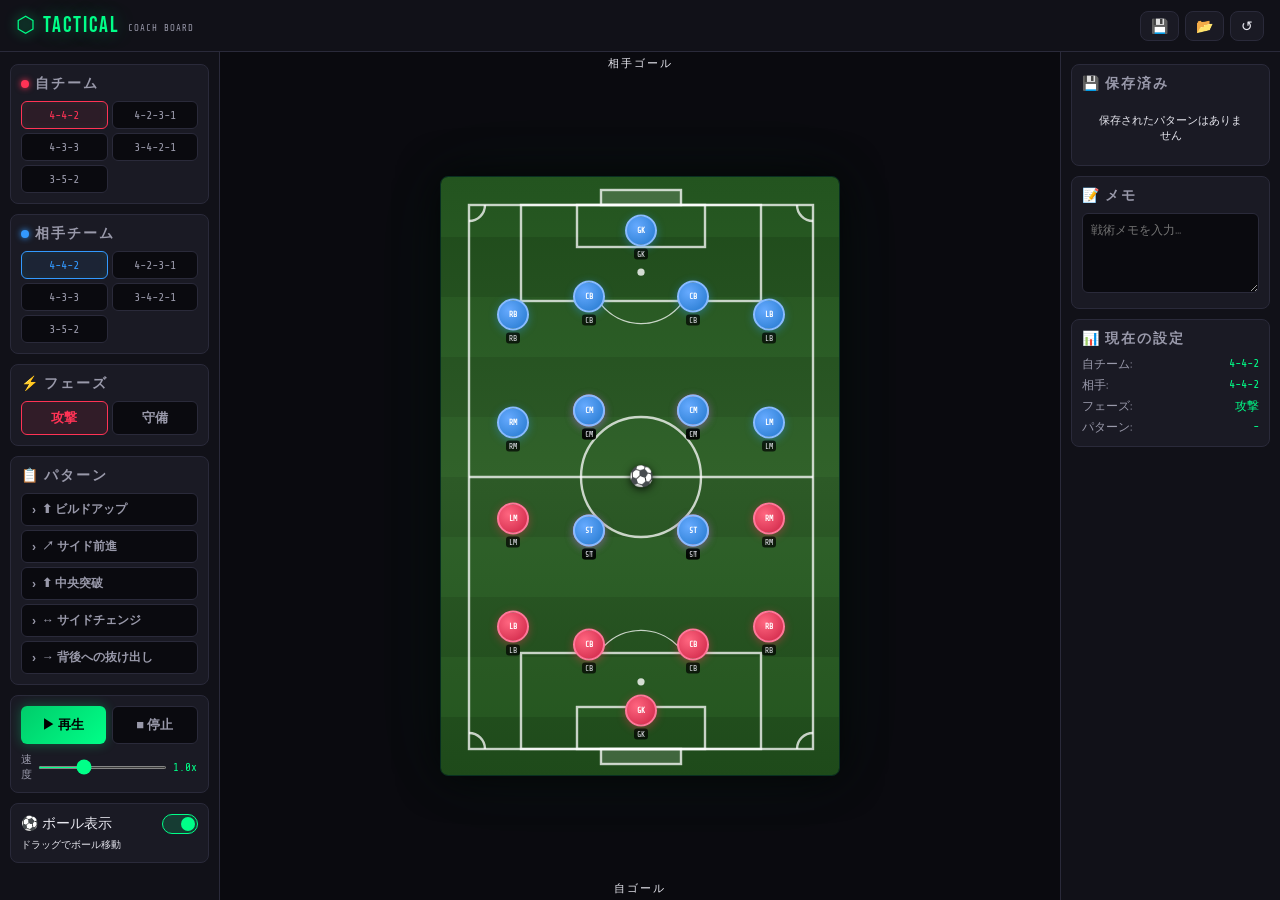
<file: index.html>
<!DOCTYPE html>
<html lang="ja">
<head>
  <meta charset="UTF-8">
  <meta name="viewport" content="width=device-width, initial-scale=1.0, maximum-scale=1.0, user-scalable=no">
  <meta name="theme-color" content="#0a0a0a">
  <meta name="apple-mobile-web-app-capable" content="yes">
  <meta name="apple-mobile-web-app-status-bar-style" content="black-translucent">
  <meta name="apple-mobile-web-app-title" content="Tactical Board">
  <link rel="manifest" href="manifest.json">
  <title>Tactical Coach Board</title>
  <link rel="preconnect" href="https://fonts.googleapis.com">
  <link rel="preconnect" href="https://fonts.gstatic.com" crossorigin>
  <link href="https://fonts.googleapis.com/css2?family=Bebas+Neue&family=Rajdhani:wght@400;500;600;700&family=Share+Tech+Mono&display=swap" rel="stylesheet">
  <link rel="stylesheet" href="style.css">
</head>
<body>
  <div id="app">
    <!-- Header -->
    <header id="header">
      <div class="header-left">
        <div class="logo">
          <span class="logo-icon">⬡</span>
          <span class="logo-text">TACTICAL</span>
          <span class="logo-sub">COACH BOARD</span>
        </div>
      </div>
      <div class="header-right">
        <button class="icon-btn" id="saveBtn" title="保存">💾</button>
        <button class="icon-btn" id="loadBtn" title="読込">📂</button>
        <button class="icon-btn" id="resetBtn" title="リセット">↺</button>
      </div>
    </header>

    <!-- Main Layout -->
    <main id="main">
      <!-- Left Panel: Controls -->
      <aside id="left-panel">
        <!-- Formation Section -->
        <section class="panel-section">
          <h3 class="section-title"><span class="dot red"></span>自チーム</h3>
          <div class="formation-grid" id="myFormationGrid">
            <button class="formation-btn active" data-team="my" data-formation="4-4-2">4-4-2</button>
            <button class="formation-btn" data-team="my" data-formation="4-2-3-1">4-2-3-1</button>
            <button class="formation-btn" data-team="my" data-formation="4-3-3">4-3-3</button>
            <button class="formation-btn" data-team="my" data-formation="3-4-2-1">3-4-2-1</button>
            <button class="formation-btn" data-team="my" data-formation="3-5-2">3-5-2</button>
          </div>
        </section>

        <section class="panel-section">
          <h3 class="section-title"><span class="dot blue"></span>相手チーム</h3>
          <div class="formation-grid" id="oppFormationGrid">
            <button class="formation-btn active" data-team="opp" data-formation="4-4-2">4-4-2</button>
            <button class="formation-btn" data-team="opp" data-formation="4-2-3-1">4-2-3-1</button>
            <button class="formation-btn" data-team="opp" data-formation="4-3-3">4-3-3</button>
            <button class="formation-btn" data-team="opp" data-formation="3-4-2-1">3-4-2-1</button>
            <button class="formation-btn" data-team="opp" data-formation="3-5-2">3-5-2</button>
          </div>
        </section>

        <!-- Phase Section -->
        <section class="panel-section">
          <h3 class="section-title">⚡ フェーズ</h3>
          <div class="phase-tabs">
            <button class="phase-tab active" data-phase="attack">攻撃</button>
            <button class="phase-tab" data-phase="defense">守備</button>
          </div>
        </section>

        <!-- Pattern Section -->
        <section class="panel-section">
          <h3 class="section-title">📋 パターン</h3>
          <div class="pattern-list" id="patternList">
            <!-- populated by JS -->
          </div>
        </section>

        <!-- Playback Controls -->
        <section class="panel-section playback-section">
          <div class="playback-controls">
            <button class="play-btn" id="playBtn">▶ 再生</button>
            <button class="stop-btn" id="stopBtn">■ 停止</button>
          </div>
          <div class="speed-control">
            <label>速度</label>
            <input type="range" id="speedSlider" min="0.5" max="2" step="0.1" value="1">
            <span id="speedLabel">1.0x</span>
          </div>
        </section>

        <!-- Ball Toggle -->
        <section class="panel-section">
          <div class="ball-toggle-row">
            <span>⚽ ボール表示</span>
            <label class="toggle-switch">
              <input type="checkbox" id="ballToggle" checked>
              <span class="toggle-slider"></span>
            </label>
          </div>
          <div class="ball-info" id="ballInfo">ドラッグでボール移動</div>
        </section>
      </aside>

      <!-- Center: Pitch -->
      <div id="pitch-container">
        <div id="pitch-wrapper">
          <canvas id="pitch" width="360" height="540"></canvas>
          <div id="players-layer"></div>
          <div id="ball-el" class="ball" title="⚽">⚽</div>
          <div id="arrows-layer">
            <svg id="arrows-svg" width="360" height="540"></svg>
          </div>
        </div>
        <!-- Pitch Labels -->
        <div class="pitch-label top">相手ゴール</div>
        <div class="pitch-label bottom">自ゴール</div>
      </div>

      <!-- Right Panel: Saved Patterns -->
      <aside id="right-panel">
        <section class="panel-section">
          <h3 class="section-title">💾 保存済み</h3>
          <div id="savedPatternsList" class="saved-list">
            <div class="empty-state">保存されたパターンはありません</div>
          </div>
        </section>

        <section class="panel-section">
          <h3 class="section-title">📝 メモ</h3>
          <textarea id="memoArea" placeholder="戦術メモを入力..."></textarea>
        </section>

        <section class="panel-section">
          <h3 class="section-title">📊 現在の設定</h3>
          <div class="info-box" id="infoBox">
            <div class="info-row"><span>自チーム:</span><span id="infoMyFormation">4-4-2</span></div>
            <div class="info-row"><span>相手:</span><span id="infoOppFormation">4-4-2</span></div>
            <div class="info-row"><span>フェーズ:</span><span id="infoPhase">攻撃</span></div>
            <div class="info-row"><span>パターン:</span><span id="infoPattern">-</span></div>
          </div>
        </section>
      </aside>
    </main>

    <!-- Bottom Tab Bar (Mobile) -->
    <nav id="bottom-nav">
      <button class="nav-tab active" data-tab="formation">
        <span class="nav-icon">⬡</span>
        <span>フォーメ</span>
      </button>
      <button class="nav-tab" data-tab="pattern">
        <span class="nav-icon">📋</span>
        <span>パターン</span>
      </button>
      <button class="nav-tab" data-tab="play">
        <span class="nav-icon">▶</span>
        <span>再生</span>
      </button>
      <button class="nav-tab" data-tab="save">
        <span class="nav-icon">💾</span>
        <span>保存</span>
      </button>
    </nav>

    <!-- Mobile Drawer -->
    <div id="mobile-drawer" class="drawer">
      <div class="drawer-handle"></div>
      <div class="drawer-content" id="drawerContent"></div>
    </div>
    <div id="drawer-overlay"></div>

    <!-- Toast -->
    <div id="toast"></div>

    <!-- Save Dialog -->
    <div id="saveDialog" class="dialog-overlay" style="display:none">
      <div class="dialog">
        <h3>パターンを保存</h3>
        <input type="text" id="saveNameInput" placeholder="パターン名を入力...">
        <div class="dialog-buttons">
          <button class="dialog-btn cancel" id="saveCancelBtn">キャンセル</button>
          <button class="dialog-btn confirm" id="saveConfirmBtn">保存</button>
        </div>
      </div>
    </div>
  </div>

  <script src="app.js"></script>
  <script>
    if ('serviceWorker' in navigator) {
      window.addEventListener('load', () => {
        navigator.serviceWorker.register('sw.js')
          .then(() => console.log('SW registered'))
          .catch(err => console.log('SW error:', err));
      });
    }
  </script>
</body>
</html>
</file>
<file: style.css>
/* ===== RESET & BASE ===== */
*, *::before, *::after { box-sizing: border-box; margin: 0; padding: 0; }

:root {
  --bg: #0a0a0f;
  --bg2: #111118;
  --bg3: #1a1a24;
  --border: #2a2a3a;
  --border2: #3a3a50;
  --accent: #00ff88;
  --accent2: #00cc6a;
  --red: #ff3355;
  --red2: #cc2244;
  --blue: #3399ff;
  --blue2: #2277cc;
  --gold: #ffc93c;
  --text: #e8e8f0;
  --text2: #9999aa;
  --text3: #5555668;
  --pitch-green: #2d5a27;
  --pitch-line: #4a9e42;
  --pitch-dark: #264e21;
  --font-display: 'Bebas Neue', sans-serif;
  --font-body: 'Rajdhani', sans-serif;
  --font-mono: 'Share Tech Mono', monospace;
  --panel-w: 220px;
  --header-h: 52px;
  --bottom-nav-h: 60px;
  --radius: 8px;
}

html, body {
  height: 100%;
  overflow: hidden;
  background: var(--bg);
  color: var(--text);
  font-family: var(--font-body);
  font-size: 14px;
  -webkit-font-smoothing: antialiased;
}

#app {
  display: flex;
  flex-direction: column;
  height: 100dvh;
  overflow: hidden;
}

/* ===== SCROLLBAR ===== */
::-webkit-scrollbar { width: 4px; }
::-webkit-scrollbar-track { background: var(--bg); }
::-webkit-scrollbar-thumb { background: var(--border2); border-radius: 2px; }

/* ===== HEADER ===== */
#header {
  height: var(--header-h);
  background: var(--bg2);
  border-bottom: 1px solid var(--border);
  display: flex;
  align-items: center;
  justify-content: space-between;
  padding: 0 16px;
  flex-shrink: 0;
  position: relative;
  z-index: 100;
}

.logo {
  display: flex;
  align-items: center;
  gap: 8px;
}
.logo-icon {
  color: var(--accent);
  font-size: 22px;
  line-height: 1;
  filter: drop-shadow(0 0 6px var(--accent));
}
.logo-text {
  font-family: var(--font-display);
  font-size: 22px;
  letter-spacing: 2px;
  color: var(--accent);
  text-shadow: 0 0 20px rgba(0,255,136,0.4);
}
.logo-sub {
  font-family: var(--font-mono);
  font-size: 9px;
  color: var(--text2);
  letter-spacing: 1px;
  position: relative;
  top: 2px;
}
.header-right { display: flex; gap: 6px; }
.icon-btn {
  background: var(--bg3);
  border: 1px solid var(--border);
  color: var(--text);
  padding: 6px 10px;
  border-radius: var(--radius);
  cursor: pointer;
  font-size: 14px;
  transition: all 0.2s;
}
.icon-btn:hover { background: var(--border); border-color: var(--accent); }
.icon-btn:active { transform: scale(0.95); }

/* ===== MAIN ===== */
#main {
  display: flex;
  flex: 1;
  overflow: hidden;
  gap: 0;
}

/* ===== PANELS ===== */
#left-panel, #right-panel {
  width: var(--panel-w);
  flex-shrink: 0;
  background: var(--bg2);
  overflow-y: auto;
  padding: 12px 10px;
  display: flex;
  flex-direction: column;
  gap: 4px;
}
#left-panel { border-right: 1px solid var(--border); }
#right-panel { border-left: 1px solid var(--border); }

.panel-section {
  background: var(--bg3);
  border: 1px solid var(--border);
  border-radius: var(--radius);
  padding: 10px;
  margin-bottom: 6px;
}

.section-title {
  font-family: var(--font-display);
  font-size: 14px;
  letter-spacing: 2px;
  color: var(--text2);
  margin-bottom: 8px;
  display: flex;
  align-items: center;
  gap: 6px;
}
.dot {
  width: 8px; height: 8px;
  border-radius: 50%;
  flex-shrink: 0;
}
.dot.red { background: var(--red); box-shadow: 0 0 6px var(--red); }
.dot.blue { background: var(--blue); box-shadow: 0 0 6px var(--blue); }

/* Formation Buttons */
.formation-grid {
  display: grid;
  grid-template-columns: 1fr 1fr;
  gap: 4px;
}
.formation-btn {
  background: var(--bg);
  border: 1px solid var(--border);
  color: var(--text2);
  padding: 6px 4px;
  border-radius: 6px;
  cursor: pointer;
  font-family: var(--font-mono);
  font-size: 12px;
  transition: all 0.2s;
  text-align: center;
}
.formation-btn:hover { border-color: var(--border2); color: var(--text); }
.formation-btn.active {
  border-color: var(--accent);
  color: var(--accent);
  background: rgba(0,255,136,0.08);
  box-shadow: inset 0 0 10px rgba(0,255,136,0.05);
}
#myFormationGrid .formation-btn.active {
  border-color: var(--red);
  color: var(--red);
  background: rgba(255,51,85,0.08);
}
#oppFormationGrid .formation-btn.active {
  border-color: var(--blue);
  color: var(--blue);
  background: rgba(51,153,255,0.08);
}

/* Phase Tabs */
.phase-tabs {
  display: flex;
  gap: 4px;
}
.phase-tab {
  flex: 1;
  background: var(--bg);
  border: 1px solid var(--border);
  color: var(--text2);
  padding: 7px;
  border-radius: 6px;
  cursor: pointer;
  font-family: var(--font-body);
  font-size: 13px;
  font-weight: 600;
  transition: all 0.2s;
}
.phase-tab.active[data-phase="attack"] {
  border-color: var(--red);
  color: var(--red);
  background: rgba(255,51,85,0.1);
}
.phase-tab.active[data-phase="defense"] {
  border-color: var(--blue);
  color: var(--blue);
  background: rgba(51,153,255,0.1);
}

/* Pattern List */
.pattern-list { display: flex; flex-direction: column; gap: 4px; }
.pattern-item {
  background: var(--bg);
  border: 1px solid var(--border);
  color: var(--text2);
  padding: 7px 10px;
  border-radius: 6px;
  cursor: pointer;
  font-size: 12px;
  font-weight: 600;
  transition: all 0.2s;
  text-align: left;
  display: flex;
  align-items: center;
  gap: 6px;
}
.pattern-item::before { content: '›'; color: var(--text3); }
.pattern-item:hover { border-color: var(--gold); color: var(--gold); }
.pattern-item.active {
  border-color: var(--gold);
  color: var(--gold);
  background: rgba(255,201,60,0.08);
}
.pattern-item.active::before { color: var(--gold); }

/* Playback */
.playback-section {}
.playback-controls { display: flex; gap: 6px; margin-bottom: 8px; }
.play-btn, .stop-btn {
  flex: 1;
  padding: 9px;
  border-radius: 6px;
  border: none;
  cursor: pointer;
  font-family: var(--font-body);
  font-size: 13px;
  font-weight: 700;
  transition: all 0.2s;
}
.play-btn {
  background: linear-gradient(135deg, var(--accent2), var(--accent));
  color: #000;
  box-shadow: 0 0 12px rgba(0,255,136,0.3);
}
.play-btn:hover { box-shadow: 0 0 20px rgba(0,255,136,0.5); transform: translateY(-1px); }
.play-btn:active { transform: scale(0.97); }
.play-btn.playing {
  background: linear-gradient(135deg, #cc4400, #ff6600);
  box-shadow: 0 0 12px rgba(255,100,0,0.3);
}
.stop-btn {
  background: var(--bg);
  border: 1px solid var(--border);
  color: var(--text2);
}
.stop-btn:hover { border-color: var(--red); color: var(--red); }

.speed-control {
  display: flex;
  align-items: center;
  gap: 6px;
  font-size: 11px;
  color: var(--text2);
}
.speed-control input[type=range] {
  flex: 1;
  accent-color: var(--accent);
  height: 3px;
}
#speedLabel { font-family: var(--font-mono); color: var(--accent); min-width: 28px; }

/* Ball Toggle */
.ball-toggle-row {
  display: flex;
  align-items: center;
  justify-content: space-between;
  margin-bottom: 4px;
}
.ball-info { font-size: 10px; color: var(--text3); }
.toggle-switch { position: relative; width: 36px; height: 20px; cursor: pointer; }
.toggle-switch input { opacity: 0; width: 0; height: 0; }
.toggle-slider {
  position: absolute;
  inset: 0;
  background: var(--bg);
  border: 1px solid var(--border);
  border-radius: 20px;
  transition: 0.3s;
}
.toggle-slider::before {
  content: '';
  position: absolute;
  width: 14px; height: 14px;
  left: 2px; top: 2px;
  background: var(--text2);
  border-radius: 50%;
  transition: 0.3s;
}
.toggle-switch input:checked + .toggle-slider { background: rgba(0,255,136,0.15); border-color: var(--accent); }
.toggle-switch input:checked + .toggle-slider::before { transform: translateX(16px); background: var(--accent); }

/* Info Box */
.info-box { display: flex; flex-direction: column; gap: 4px; }
.info-row {
  display: flex;
  justify-content: space-between;
  font-size: 12px;
  color: var(--text2);
}
.info-row span:last-child { color: var(--accent); font-family: var(--font-mono); }

/* Memo */
#memoArea {
  width: 100%;
  min-height: 80px;
  background: var(--bg);
  border: 1px solid var(--border);
  border-radius: 6px;
  color: var(--text);
  font-family: var(--font-body);
  font-size: 12px;
  padding: 8px;
  resize: vertical;
  outline: none;
}
#memoArea:focus { border-color: var(--accent); }

/* Saved Patterns */
.saved-list { display: flex; flex-direction: column; gap: 4px; max-height: 160px; overflow-y: auto; }
.empty-state { font-size: 11px; color: var(--text3); text-align: center; padding: 12px; }
.saved-item {
  background: var(--bg);
  border: 1px solid var(--border);
  border-radius: 6px;
  padding: 7px 8px;
  display: flex;
  align-items: center;
  justify-content: space-between;
  gap: 6px;
}
.saved-item-name {
  font-size: 12px;
  color: var(--text);
  flex: 1;
  overflow: hidden;
  text-overflow: ellipsis;
  white-space: nowrap;
  cursor: pointer;
}
.saved-item-name:hover { color: var(--accent); }
.saved-item-del {
  background: none;
  border: none;
  color: var(--text3);
  cursor: pointer;
  font-size: 12px;
  padding: 2px 4px;
  border-radius: 4px;
}
.saved-item-del:hover { color: var(--red); background: rgba(255,51,85,0.1); }

/* ===== PITCH ===== */
#pitch-container {
  flex: 1;
  display: flex;
  flex-direction: column;
  align-items: center;
  justify-content: center;
  position: relative;
  overflow: hidden;
  padding: 12px 0;
}
.pitch-label {
  font-family: var(--font-display);
  font-size: 11px;
  letter-spacing: 2px;
  color: var(--text3);
  text-transform: uppercase;
  position: absolute;
}
.pitch-label.top { top: 4px; }
.pitch-label.bottom { bottom: 4px; }

#pitch-wrapper {
  position: relative;
  border-radius: 8px;
  overflow: hidden;
  box-shadow: 0 0 40px rgba(0,0,0,0.8), 0 0 80px rgba(0,255,136,0.05);
  border: 1px solid rgba(0,255,136,0.15);
}
#pitch { display: block; }
#players-layer {
  position: absolute;
  inset: 0;
  pointer-events: none;
}
#arrows-layer {
  position: absolute;
  inset: 0;
  pointer-events: none;
}
#arrows-svg { position: absolute; inset: 0; }

/* Player Icons */
.player {
  position: absolute;
  transform: translate(-50%, -50%);
  display: flex;
  flex-direction: column;
  align-items: center;
  cursor: grab;
  pointer-events: all;
  transition: transform 0.05s;
  z-index: 10;
  user-select: none;
  -webkit-user-select: none;
}
.player:active { cursor: grabbing; }
.player-circle {
  width: 32px;
  height: 32px;
  border-radius: 50%;
  display: flex;
  align-items: center;
  justify-content: center;
  font-family: var(--font-mono);
  font-size: 8px;
  font-weight: bold;
  border: 2px solid;
  box-shadow: 0 2px 8px rgba(0,0,0,0.5);
  transition: box-shadow 0.3s;
  line-height: 1;
  text-align: center;
}
.player.my .player-circle {
  background: radial-gradient(circle at 35% 35%, #ff6680, var(--red2));
  border-color: #ff7799;
  color: #fff;
  box-shadow: 0 2px 8px rgba(255,51,85,0.4);
}
.player.opp .player-circle {
  background: radial-gradient(circle at 35% 35%, #66aaff, var(--blue2));
  border-color: #88bbff;
  color: #fff;
  box-shadow: 0 2px 8px rgba(51,153,255,0.4);
}
.player.highlight .player-circle {
  box-shadow: 0 0 0 3px var(--gold), 0 0 20px var(--gold) !important;
}
.player-label {
  font-family: var(--font-mono);
  font-size: 8px;
  color: var(--text);
  background: rgba(0,0,0,0.7);
  padding: 1px 3px;
  border-radius: 3px;
  margin-top: 2px;
  white-space: nowrap;
  pointer-events: none;
}

/* Ball */
#ball-el {
  position: absolute;
  font-size: 20px;
  transform: translate(-50%, -50%);
  cursor: grab;
  pointer-events: all;
  z-index: 20;
  filter: drop-shadow(0 2px 4px rgba(0,0,0,0.8));
  transition: left 0.4s ease, top 0.4s ease;
  user-select: none;
  -webkit-user-select: none;
}
#ball-el:active { cursor: grabbing; }
#ball-el.dragging { transition: none; }

/* ===== BOTTOM NAV (Mobile) ===== */
#bottom-nav {
  display: none;
  height: var(--bottom-nav-h);
  background: var(--bg2);
  border-top: 1px solid var(--border);
  padding: 0;
  flex-shrink: 0;
}
.nav-tab {
  flex: 1;
  display: flex;
  flex-direction: column;
  align-items: center;
  justify-content: center;
  gap: 2px;
  background: none;
  border: none;
  color: var(--text2);
  cursor: pointer;
  font-size: 10px;
  font-family: var(--font-body);
  padding: 4px 0;
  transition: color 0.2s;
}
.nav-tab .nav-icon { font-size: 18px; }
.nav-tab.active { color: var(--accent); }

/* ===== DRAWER (Mobile) ===== */
.drawer {
  position: fixed;
  bottom: 0;
  left: 0;
  right: 0;
  background: var(--bg2);
  border-top: 2px solid var(--accent);
  border-radius: 16px 16px 0 0;
  z-index: 200;
  transform: translateY(100%);
  transition: transform 0.35s cubic-bezier(0.32, 0.72, 0, 1);
  max-height: 80dvh;
  overflow-y: auto;
}
.drawer.open { transform: translateY(0); }
.drawer-handle {
  width: 36px; height: 4px;
  background: var(--border2);
  border-radius: 2px;
  margin: 10px auto 8px;
}
.drawer-content { padding: 0 16px 24px; }
#drawer-overlay {
  position: fixed;
  inset: 0;
  background: rgba(0,0,0,0.5);
  z-index: 199;
  display: none;
  opacity: 0;
  transition: opacity 0.3s;
}
#drawer-overlay.visible { display: block; opacity: 1; }

/* ===== TOAST ===== */
#toast {
  position: fixed;
  bottom: 80px;
  left: 50%;
  transform: translateX(-50%) translateY(20px);
  background: var(--bg3);
  border: 1px solid var(--accent);
  color: var(--accent);
  padding: 10px 20px;
  border-radius: 20px;
  font-family: var(--font-mono);
  font-size: 13px;
  opacity: 0;
  transition: all 0.3s;
  z-index: 300;
  pointer-events: none;
  white-space: nowrap;
}
#toast.show {
  opacity: 1;
  transform: translateX(-50%) translateY(0);
}

/* ===== DIALOG ===== */
.dialog-overlay {
  position: fixed;
  inset: 0;
  background: rgba(0,0,0,0.7);
  z-index: 400;
  display: flex;
  align-items: center;
  justify-content: center;
  padding: 20px;
}
.dialog {
  background: var(--bg2);
  border: 1px solid var(--border2);
  border-radius: 12px;
  padding: 24px;
  width: 100%;
  max-width: 320px;
  box-shadow: 0 20px 60px rgba(0,0,0,0.8);
}
.dialog h3 {
  font-family: var(--font-display);
  font-size: 20px;
  color: var(--accent);
  letter-spacing: 2px;
  margin-bottom: 16px;
}
.dialog input[type=text] {
  width: 100%;
  background: var(--bg);
  border: 1px solid var(--border);
  border-radius: 6px;
  padding: 10px 12px;
  color: var(--text);
  font-family: var(--font-body);
  font-size: 14px;
  outline: none;
  margin-bottom: 16px;
}
.dialog input[type=text]:focus { border-color: var(--accent); }
.dialog-buttons { display: flex; gap: 8px; }
.dialog-btn {
  flex: 1;
  padding: 10px;
  border-radius: 6px;
  border: none;
  cursor: pointer;
  font-family: var(--font-body);
  font-size: 14px;
  font-weight: 700;
  transition: all 0.2s;
}
.dialog-btn.cancel { background: var(--bg3); color: var(--text2); border: 1px solid var(--border); }
.dialog-btn.cancel:hover { border-color: var(--red); color: var(--red); }
.dialog-btn.confirm {
  background: linear-gradient(135deg, var(--accent2), var(--accent));
  color: #000;
}
.dialog-btn.confirm:hover { box-shadow: 0 0 12px rgba(0,255,136,0.4); }

/* ===== ANIMATION STATES ===== */
.player.animating .player-circle {
  animation: pulse-player 1s ease-in-out infinite alternate;
}
@keyframes pulse-player {
  from { box-shadow: 0 2px 8px rgba(255,51,85,0.4); }
  to { box-shadow: 0 0 0 4px rgba(255,201,60,0.6), 0 2px 16px rgba(255,201,60,0.4); }
}
.player.opp.animating .player-circle {
  animation: pulse-player-opp 1s ease-in-out infinite alternate;
}
@keyframes pulse-player-opp {
  from { box-shadow: 0 2px 8px rgba(51,153,255,0.4); }
  to { box-shadow: 0 0 0 4px rgba(255,201,60,0.6), 0 2px 16px rgba(255,201,60,0.4); }
}

/* Arrow animations */
.arrow-path {
  stroke-dasharray: 200;
  stroke-dashoffset: 200;
  animation: draw-arrow 0.6s ease-out forwards;
}
@keyframes draw-arrow {
  to { stroke-dashoffset: 0; }
}

/* ===== RESPONSIVE ===== */
@media (max-width: 768px) {
  #left-panel, #right-panel { display: none; }
  #bottom-nav { display: flex; }
  #pitch-container { padding: 8px 4px; }
  .pitch-label { display: none; }
  #toast { bottom: calc(var(--bottom-nav-h) + 12px); }
}

@media (min-width: 769px) and (max-width: 1024px) {
  :root { --panel-w: 180px; }
}

/* Pitch size adapts */
@media (max-height: 700px) {
  #pitch-wrapper canvas { height: 420px !important; }
  #pitch-wrapper { height: 420px; }
}

/* Loading state */
.loading-overlay {
  position: fixed;
  inset: 0;
  background: var(--bg);
  display: flex;
  align-items: center;
  justify-content: center;
  z-index: 999;
  flex-direction: column;
  gap: 16px;
}
.loading-spinner {
  width: 40px;
  height: 40px;
  border: 3px solid var(--border);
  border-top-color: var(--accent);
  border-radius: 50%;
  animation: spin 0.8s linear infinite;
}
@keyframes spin { to { transform: rotate(360deg); } }
</file>
